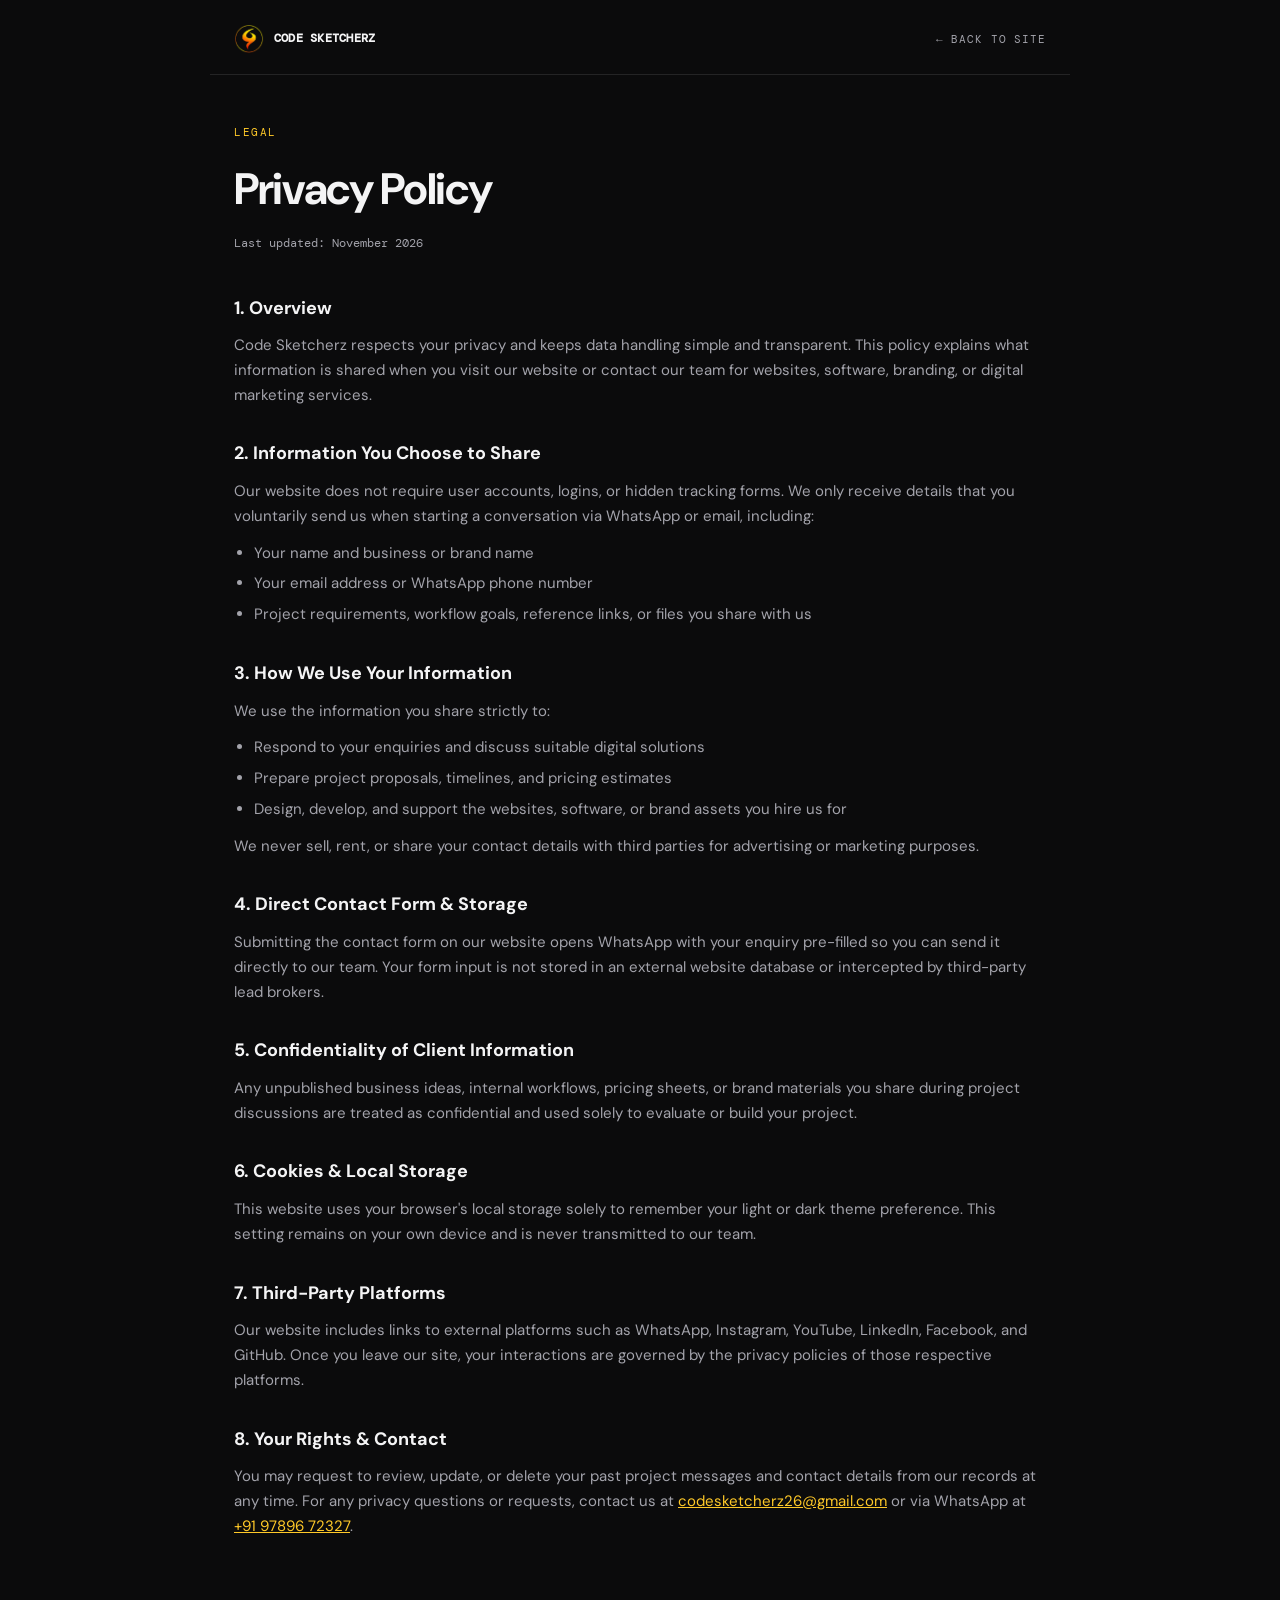
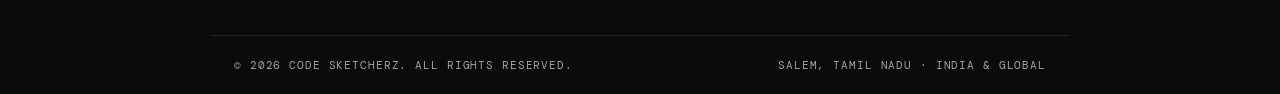
<file: privacy.html>
<!DOCTYPE html>
<html lang="en" data-theme="dark">
<head>
    <meta charset="UTF-8">
    <meta name="viewport" content="width=device-width, initial-scale=1.0, viewport-fit=cover">
    <title>Privacy Policy · Code Sketcherz</title>
    <meta name="description" content="How Code Sketcherz collects, uses, and protects your information.">
    <meta name="theme-color" content="#171717">
    <link rel="icon" type="image/png" href="Images/logo.webp">
    <link rel="apple-touch-icon" href="Images/logo.webp">
    <link rel="preconnect" href="https://fonts.googleapis.com">
    <link rel="preconnect" href="https://fonts.gstatic.com" crossorigin>
    <link href="https://fonts.googleapis.com/css2?family=DM+Mono:wght@400;500;700&family=DM+Sans:wght@400;500;700&display=swap" rel="stylesheet">
    <script>
        (function () {
            try {
                var saved = localStorage.getItem('cs-theme') || localStorage.getItem('theme');
                if (saved === 'light' || saved === 'dark') {
                    document.documentElement.setAttribute('data-theme', saved);
                }
            } catch (e) {}
        })();
    </script>
    <style>
        :root {
            --bg: #0b0b0c;
            --yellow: #FFC928;
            --accent: #FFC928;
            --white: #f4f4f5;
            --muted: #a3a3ab;
            --border: rgba(255, 255, 255, 0.1);
        }
        html[data-theme="light"] {
            --bg: #faf9f5;
            --accent: #a16207;
            --white: #141416;
            --muted: #52525b;
            --border: rgba(20, 20, 22, 0.12);
        }
        * { box-sizing: border-box; }
        html { -webkit-tap-highlight-color: transparent; }
        body {
            margin: 0;
            background: var(--bg);
            color: var(--white);
            font-family: 'DM Sans', sans-serif;
            line-height: 1.65;
            min-height: 100vh;
            display: flex;
            flex-direction: column;
        }
        header {
            display: flex;
            align-items: center;
            justify-content: space-between;
            max-width: 860px;
            width: 100%;
            margin: 0 auto;
            padding: 24px 24px 20px;
            border-bottom: 1px solid var(--border);
        }
        .brand { display: flex; align-items: center; gap: 10px; text-decoration: none; color: var(--white); }
        .brand img { width: 30px; height: 30px; display: block; }
        .brand-text { font-family: 'DM Mono', monospace; font-size: 0.75rem; font-weight: 700; letter-spacing: 0.02em; }
        .back-link { font-family: 'DM Mono', monospace; font-size: 0.6875rem; letter-spacing: 0.08em; color: var(--muted); text-decoration: none; text-transform: uppercase; }
        .back-link:hover { color: var(--accent); }
        main { max-width: 860px; width: 100%; margin: 0 auto; padding: 48px 24px 64px; flex: 1; }
        .eyebrow { font-family: 'DM Mono', monospace; font-size: 0.6875rem; letter-spacing: 0.14em; color: var(--accent); text-transform: uppercase; }
        h1 { font-size: clamp(2rem, 5vw, 2.75rem); font-weight: 700; letter-spacing: -0.03em; margin: 12px 0 8px; }
        .updated { font-family: 'DM Mono', monospace; font-size: 0.75rem; color: var(--muted); margin-bottom: 40px; }
        section { margin-bottom: 32px; }
        h2 { font-size: 1.125rem; font-weight: 700; margin: 0 0 10px; }
        p { color: var(--muted); margin: 0 0 12px; font-size: 0.9375rem; }
        ul { color: var(--muted); margin: 0 0 12px; padding-left: 20px; font-size: 0.9375rem; }
        li { margin-bottom: 6px; }
        a { color: var(--accent); }
        footer { max-width: 860px; width: 100%; margin: 0 auto; padding: 20px 24px; border-top: 1px solid var(--border); font-family: 'DM Mono', monospace; font-size: 0.6875rem; letter-spacing: 0.08em; color: var(--muted); display: flex; justify-content: space-between; flex-wrap: wrap; gap: 8px; }
    </style>
</head>
<body>
    <header>
        <a class="brand" href="index.html#hero">
            <img src="Images/logo.webp" alt="Code Sketcherz">
            <span class="brand-text">CODE SKETCHERZ</span>
        </a>
        <a class="back-link" href="index.html#hero">← Back to site</a>
    </header>

    <main>
        <p class="eyebrow">Legal</p>
        <h1>Privacy Policy</h1>
        <p class="updated">Last updated: November 2026</p>

        <section>
            <h2>1. Overview</h2>
            <p>Code Sketcherz respects your privacy and keeps data handling simple and transparent. This policy explains what information is shared when you visit our website or contact our team for websites, software, branding, or digital marketing services.</p>
        </section>

        <section>
            <h2>2. Information You Choose to Share</h2>
            <p>Our website does not require user accounts, logins, or hidden tracking forms. We only receive details that you voluntarily send us when starting a conversation via WhatsApp or email, including:</p>
            <ul>
                <li>Your name and business or brand name</li>
                <li>Your email address or WhatsApp phone number</li>
                <li>Project requirements, workflow goals, reference links, or files you share with us</li>
            </ul>
        </section>

        <section>
            <h2>3. How We Use Your Information</h2>
            <p>We use the information you share strictly to:</p>
            <ul>
                <li>Respond to your enquiries and discuss suitable digital solutions</li>
                <li>Prepare project proposals, timelines, and pricing estimates</li>
                <li>Design, develop, and support the websites, software, or brand assets you hire us for</li>
            </ul>
            <p>We never sell, rent, or share your contact details with third parties for advertising or marketing purposes.</p>
        </section>

        <section>
            <h2>4. Direct Contact Form &amp; Storage</h2>
            <p>Submitting the contact form on our website opens WhatsApp with your enquiry pre-filled so you can send it directly to our team. Your form input is not stored in an external website database or intercepted by third-party lead brokers.</p>
        </section>

        <section>
            <h2>5. Confidentiality of Client Information</h2>
            <p>Any unpublished business ideas, internal workflows, pricing sheets, or brand materials you share during project discussions are treated as confidential and used solely to evaluate or build your project.</p>
        </section>

        <section>
            <h2>6. Cookies &amp; Local Storage</h2>
            <p>This website uses your browser's local storage solely to remember your light or dark theme preference. This setting remains on your own device and is never transmitted to our team.</p>
        </section>

        <section>
            <h2>7. Third-Party Platforms</h2>
            <p>Our website includes links to external platforms such as WhatsApp, Instagram, YouTube, LinkedIn, Facebook, and GitHub. Once you leave our site, your interactions are governed by the privacy policies of those respective platforms.</p>
        </section>

        <section>
            <h2>8. Your Rights &amp; Contact</h2>
            <p>You may request to review, update, or delete your past project messages and contact details from our records at any time. For any privacy questions or requests, contact us at <a href="mailto:codesketcherz26@gmail.com">codesketcherz26@gmail.com</a> or via WhatsApp at <a href="https://wa.me/919789672327" target="_blank" rel="noopener noreferrer">+91 97896 72327</a>.</p>
        </section>
    </main>

    <footer>
        <span>© 2026 CODE SKETCHERZ. ALL RIGHTS RESERVED.</span>
        <span>SALEM, TAMIL NADU · INDIA &amp; GLOBAL</span>
    </footer>
</body>
</html>
</file>
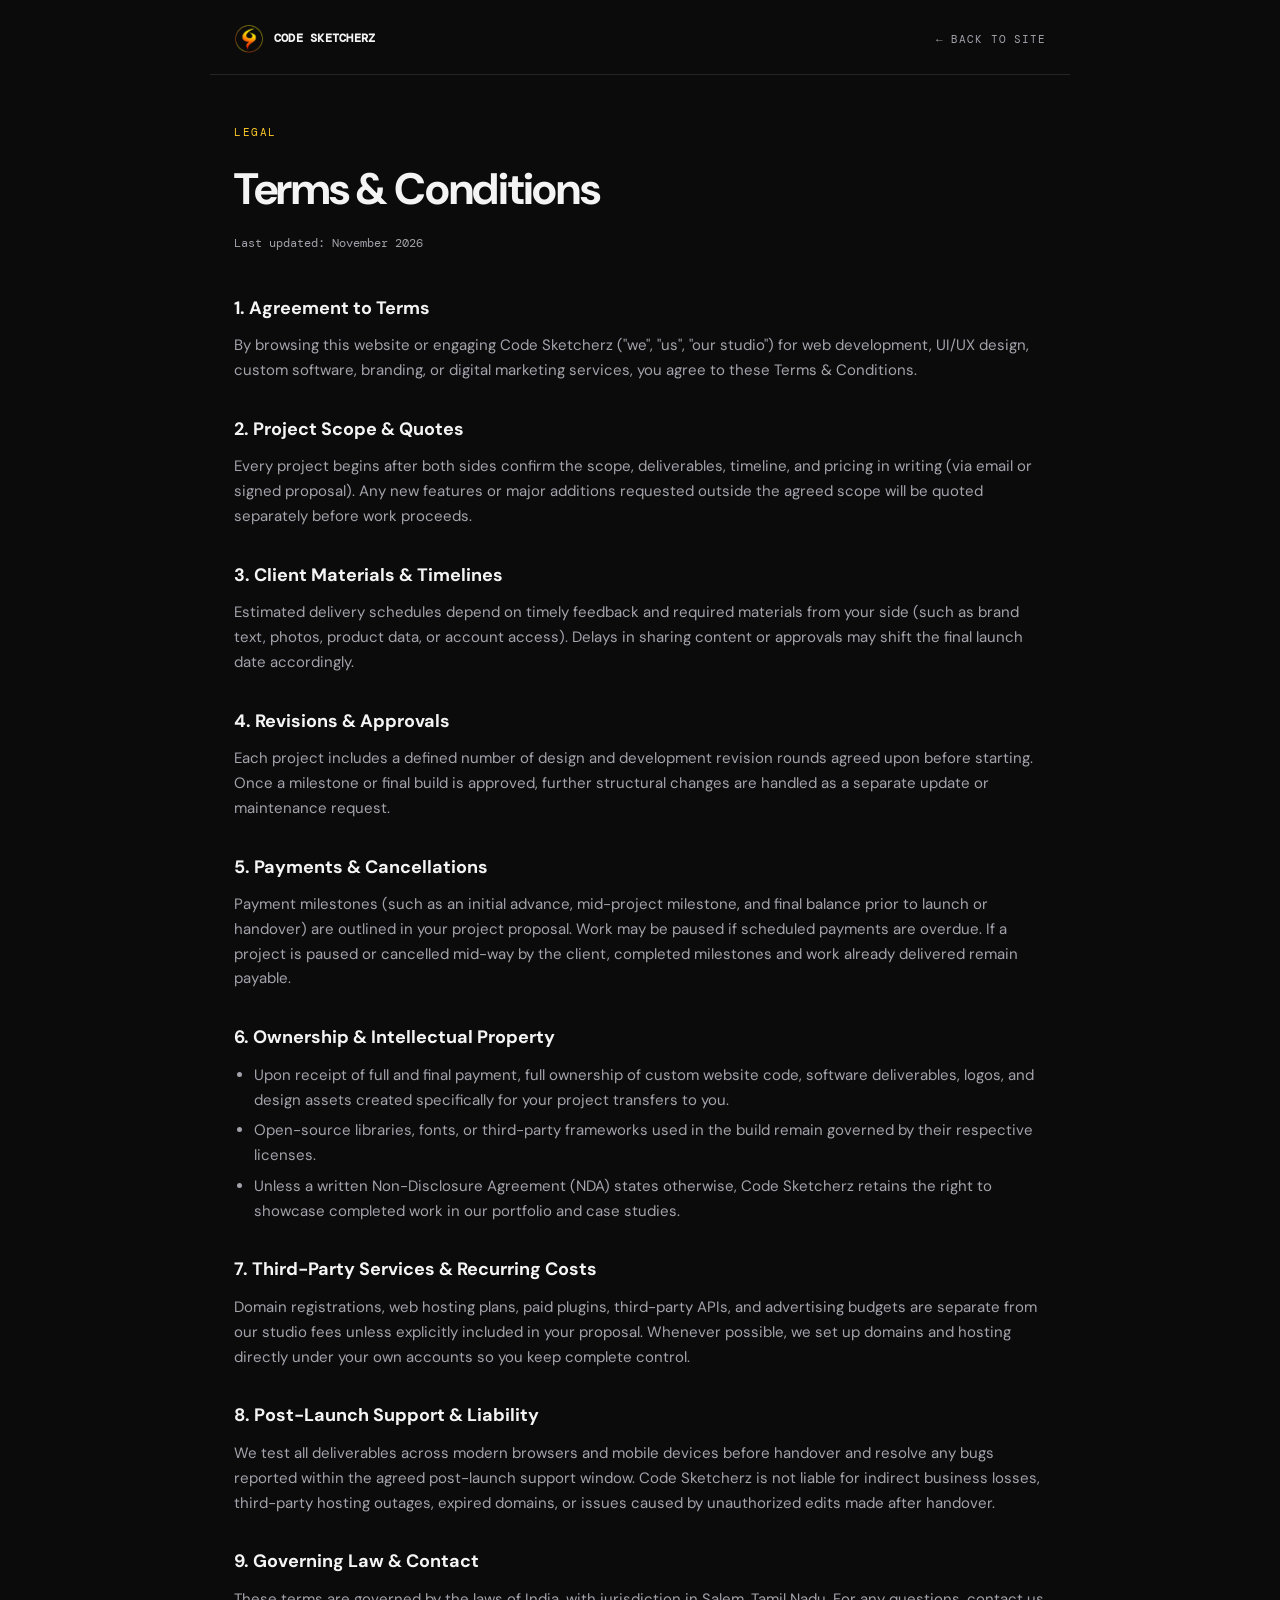
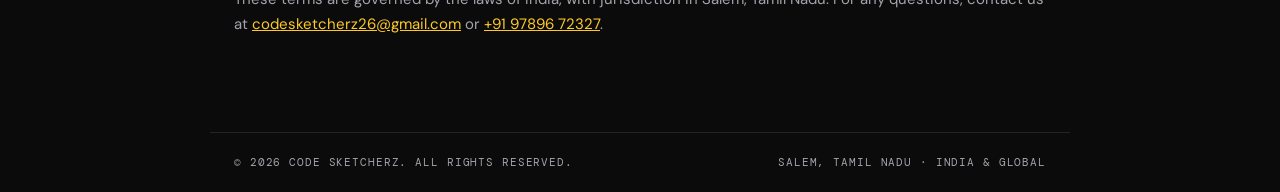
<file: terms.html>
<!DOCTYPE html>
<html lang="en" data-theme="dark">
<head>
    <meta charset="UTF-8">
    <meta name="viewport" content="width=device-width, initial-scale=1.0, viewport-fit=cover">
    <title>Terms &amp; Conditions · Code Sketcherz</title>
    <meta name="description" content="Terms and conditions for working with Code Sketcherz.">
    <meta name="theme-color" content="#171717">
    <link rel="icon" type="image/png" href="Images/logo.webp">
    <link rel="apple-touch-icon" href="Images/logo.webp">
    <link rel="preconnect" href="https://fonts.googleapis.com">
    <link rel="preconnect" href="https://fonts.gstatic.com" crossorigin>
    <link href="https://fonts.googleapis.com/css2?family=DM+Mono:wght@400;500;700&family=DM+Sans:wght@400;500;700&display=swap" rel="stylesheet">
    <script>
        (function () {
            try {
                var saved = localStorage.getItem('cs-theme') || localStorage.getItem('theme');
                if (saved === 'light' || saved === 'dark') {
                    document.documentElement.setAttribute('data-theme', saved);
                }
            } catch (e) {}
        })();
    </script>
    <style>
        :root {
            --bg: #0b0b0c;
            --yellow: #FFC928;
            --accent: #FFC928;
            --white: #f4f4f5;
            --muted: #a3a3ab;
            --border: rgba(255, 255, 255, 0.1);
        }
        html[data-theme="light"] {
            --bg: #faf9f5;
            --accent: #a16207;
            --white: #141416;
            --muted: #52525b;
            --border: rgba(20, 20, 22, 0.12);
        }
        * { box-sizing: border-box; }
        html { -webkit-tap-highlight-color: transparent; }
        body {
            margin: 0;
            background: var(--bg);
            color: var(--white);
            font-family: 'DM Sans', sans-serif;
            line-height: 1.65;
            min-height: 100vh;
            display: flex;
            flex-direction: column;
        }
        header {
            display: flex;
            align-items: center;
            justify-content: space-between;
            max-width: 860px;
            width: 100%;
            margin: 0 auto;
            padding: 24px 24px 20px;
            border-bottom: 1px solid var(--border);
        }
        .brand { display: flex; align-items: center; gap: 10px; text-decoration: none; color: var(--white); }
        .brand img { width: 30px; height: 30px; display: block; }
        .brand-text { font-family: 'DM Mono', monospace; font-size: 0.75rem; font-weight: 700; letter-spacing: 0.02em; }
        .back-link { font-family: 'DM Mono', monospace; font-size: 0.6875rem; letter-spacing: 0.08em; color: var(--muted); text-decoration: none; text-transform: uppercase; }
        .back-link:hover { color: var(--accent); }
        main { max-width: 860px; width: 100%; margin: 0 auto; padding: 48px 24px 64px; flex: 1; }
        .eyebrow { font-family: 'DM Mono', monospace; font-size: 0.6875rem; letter-spacing: 0.14em; color: var(--accent); text-transform: uppercase; }
        h1 { font-size: clamp(2rem, 5vw, 2.75rem); font-weight: 700; letter-spacing: -0.03em; margin: 12px 0 8px; }
        .updated { font-family: 'DM Mono', monospace; font-size: 0.75rem; color: var(--muted); margin-bottom: 40px; }
        section { margin-bottom: 32px; }
        h2 { font-size: 1.125rem; font-weight: 700; margin: 0 0 10px; }
        p { color: var(--muted); margin: 0 0 12px; font-size: 0.9375rem; }
        ul { color: var(--muted); margin: 0 0 12px; padding-left: 20px; font-size: 0.9375rem; }
        li { margin-bottom: 6px; }
        a { color: var(--accent); }
        footer { max-width: 860px; width: 100%; margin: 0 auto; padding: 20px 24px; border-top: 1px solid var(--border); font-family: 'DM Mono', monospace; font-size: 0.6875rem; letter-spacing: 0.08em; color: var(--muted); display: flex; justify-content: space-between; flex-wrap: wrap; gap: 8px; }
    </style>
</head>
<body>
    <header>
        <a class="brand" href="index.html#hero">
            <img src="Images/logo.webp" alt="Code Sketcherz">
            <span class="brand-text">CODE SKETCHERZ</span>
        </a>
        <a class="back-link" href="index.html#hero">← Back to site</a>
    </header>

    <main>
        <p class="eyebrow">Legal</p>
        <h1>Terms &amp; Conditions</h1>
        <p class="updated">Last updated: November 2026</p>

        <section>
            <h2>1. Agreement to Terms</h2>
            <p>By browsing this website or engaging Code Sketcherz ("we", "us", "our studio") for web development, UI/UX design, custom software, branding, or digital marketing services, you agree to these Terms &amp; Conditions.</p>
        </section>

        <section>
            <h2>2. Project Scope &amp; Quotes</h2>
            <p>Every project begins after both sides confirm the scope, deliverables, timeline, and pricing in writing (via email or signed proposal). Any new features or major additions requested outside the agreed scope will be quoted separately before work proceeds.</p>
        </section>

        <section>
            <h2>3. Client Materials &amp; Timelines</h2>
            <p>Estimated delivery schedules depend on timely feedback and required materials from your side (such as brand text, photos, product data, or account access). Delays in sharing content or approvals may shift the final launch date accordingly.</p>
        </section>

        <section>
            <h2>4. Revisions &amp; Approvals</h2>
            <p>Each project includes a defined number of design and development revision rounds agreed upon before starting. Once a milestone or final build is approved, further structural changes are handled as a separate update or maintenance request.</p>
        </section>

        <section>
            <h2>5. Payments &amp; Cancellations</h2>
            <p>Payment milestones (such as an initial advance, mid-project milestone, and final balance prior to launch or handover) are outlined in your project proposal. Work may be paused if scheduled payments are overdue. If a project is paused or cancelled mid-way by the client, completed milestones and work already delivered remain payable.</p>
        </section>

        <section>
            <h2>6. Ownership &amp; Intellectual Property</h2>
            <ul>
                <li>Upon receipt of full and final payment, full ownership of custom website code, software deliverables, logos, and design assets created specifically for your project transfers to you.</li>
                <li>Open-source libraries, fonts, or third-party frameworks used in the build remain governed by their respective licenses.</li>
                <li>Unless a written Non-Disclosure Agreement (NDA) states otherwise, Code Sketcherz retains the right to showcase completed work in our portfolio and case studies.</li>
            </ul>
        </section>

        <section>
            <h2>7. Third-Party Services &amp; Recurring Costs</h2>
            <p>Domain registrations, web hosting plans, paid plugins, third-party APIs, and advertising budgets are separate from our studio fees unless explicitly included in your proposal. Whenever possible, we set up domains and hosting directly under your own accounts so you keep complete control.</p>
        </section>

        <section>
            <h2>8. Post-Launch Support &amp; Liability</h2>
            <p>We test all deliverables across modern browsers and mobile devices before handover and resolve any bugs reported within the agreed post-launch support window. Code Sketcherz is not liable for indirect business losses, third-party hosting outages, expired domains, or issues caused by unauthorized edits made after handover.</p>
        </section>

        <section>
            <h2>9. Governing Law &amp; Contact</h2>
            <p>These terms are governed by the laws of India, with jurisdiction in Salem, Tamil Nadu. For any questions, contact us at <a href="mailto:codesketcherz26@gmail.com">codesketcherz26@gmail.com</a> or <a href="https://wa.me/919789672327" target="_blank" rel="noopener noreferrer">+91 97896 72327</a>.</p>
        </section>
    </main>

    <footer>
        <span>© 2026 CODE SKETCHERZ. ALL RIGHTS RESERVED.</span>
        <span>SALEM, TAMIL NADU · INDIA &amp; GLOBAL</span>
    </footer>
</body>
</html>
</file>
